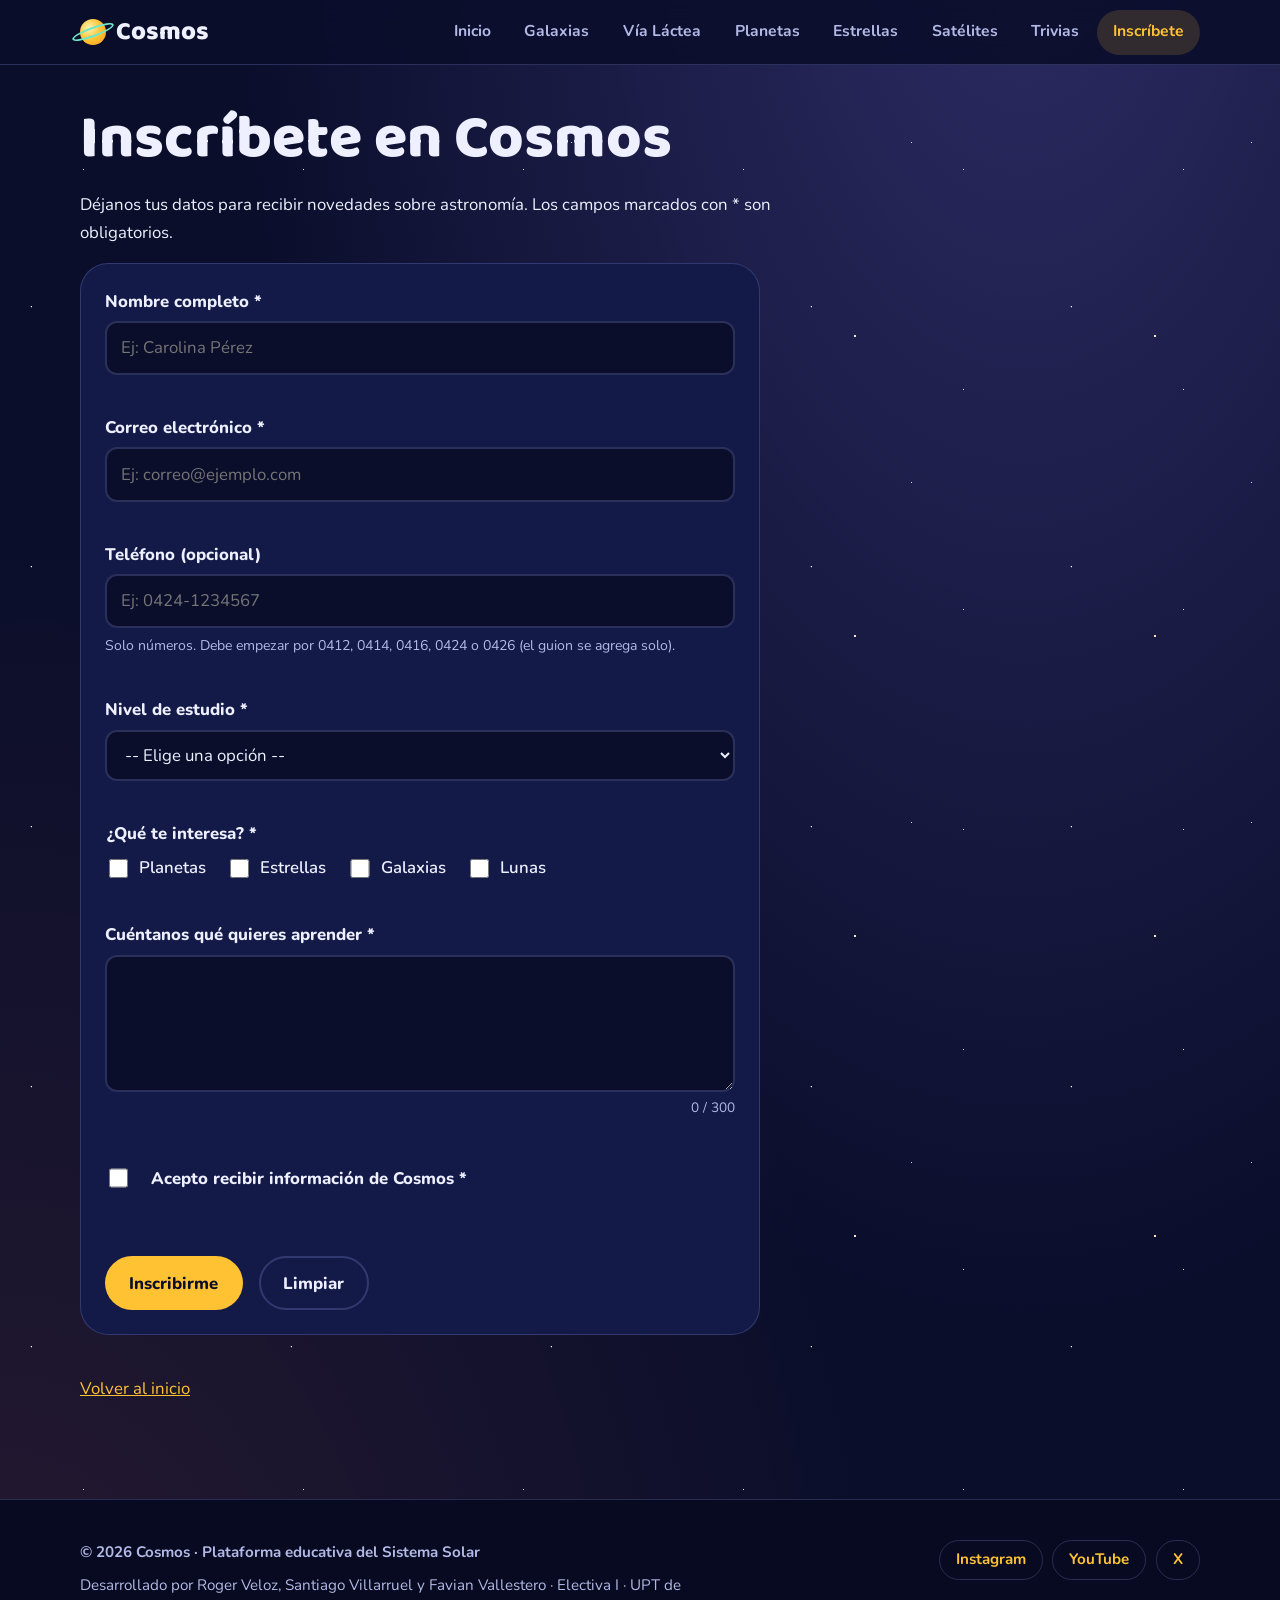
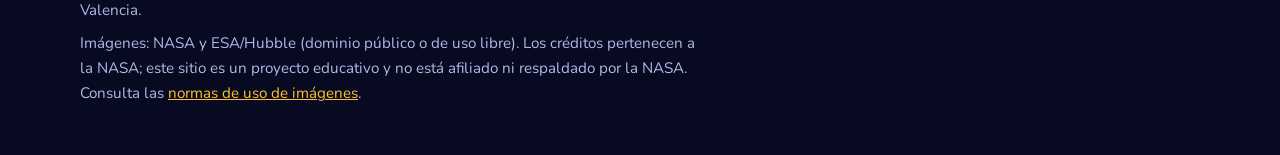
<file: inscribete.html>
<!DOCTYPE html>
<html lang="es">
<head>
  <meta charset="UTF-8">
  <meta name="viewport" content="width=device-width, initial-scale=1.0">
  <meta name="description" content="Formulario de inscripción de Cosmos con validación en el navegador.">
  <title>Inscríbete | Cosmos</title>
  <link rel="icon" href="data:image/svg+xml,%3Csvg xmlns='http://www.w3.org/2000/svg' viewBox='0 0 100 100'%3E%3Ctext y='.9em' font-size='90'%3E🪐%3C/text%3E%3C/svg%3E">

  <link rel="preconnect" href="https://fonts.googleapis.com">
  <link rel="preconnect" href="https://fonts.gstatic.com" crossorigin>
  <link href="https://fonts.googleapis.com/css2?family=Baloo+2:wght@500;700;800&family=Nunito:wght@400;600;700;800&display=swap" rel="stylesheet">

  <link rel="stylesheet" href="css/style.css">
</head>
<body>
  <a class="saltar" href="#contenido">Saltar al contenido</a>

  <div class="pagina">
    <header class="encabezado">
      <nav class="barra-nav" aria-label="Navegación principal">
        <a class="marca" href="index.html"><span class="marca-icono" aria-hidden="true"></span>Cosmos</a>
        <button class="menu-boton" id="menu-boton" type="button" aria-expanded="false" aria-controls="menu-principal">Menú</button>
        <ul class="menu" id="menu-principal">
          <li><a href="index.html">Inicio</a></li>
          <li><a href="galaxia.html">Galaxias</a></li>
          <li><a href="vialactea.html">Vía Láctea</a></li>
          <li><a href="planetas.html">Planetas</a></li>
          <li><a href="estrellas.html">Estrellas</a></li>
          <li><a href="satelites.html">Satélites</a></li>
          <li><a href="trivias.html">Trivias</a></li>
          <li><a href="inscribete.html" aria-current="page">Inscríbete</a></li>
        </ul>
      </nav>
    </header>

    <main id="contenido">
      <div class="contenedor seccion">
        <h1>Inscríbete en Cosmos</h1>
        <p>Déjanos tus datos para recibir novedades sobre astronomía. Los campos marcados con * son obligatorios.</p>

        <form class="formulario" id="form-inscripcion" action="#" method="post" novalidate>
          <p class="resumen-error" id="resumen-error" role="alert" hidden></p>

          <div class="campo">
            <label for="nombre">Nombre completo *</label>
            <input type="text" id="nombre" name="nombre" autocomplete="name" placeholder="Ej: Carolina Pérez" aria-describedby="error-nombre">
            <p class="error" id="error-nombre" aria-live="polite"></p>
          </div>

          <div class="campo">
            <label for="correo">Correo electrónico *</label>
            <input type="email" id="correo" name="correo" autocomplete="email" placeholder="Ej: correo@ejemplo.com" maxlength="60" aria-describedby="error-correo">
            <p class="error" id="error-correo" aria-live="polite"></p>
          </div>

          <div class="campo">
            <label for="telefono">Teléfono (opcional)</label>
            <input type="tel" id="telefono" name="telefono" autocomplete="tel" inputmode="numeric" maxlength="12" placeholder="Ej: 0424-1234567" aria-describedby="ayuda-telefono error-telefono">
            <span class="ayuda" id="ayuda-telefono">Solo números. Debe empezar por 0412, 0414, 0416, 0424 o 0426 (el guion se agrega solo).</span>
            <p class="error" id="error-telefono" aria-live="polite"></p>
          </div>

          <div class="campo">
            <label for="nivel">Nivel de estudio *</label>
            <select id="nivel" name="nivel" aria-describedby="error-nivel">
              <option value="">-- Elige una opción --</option>
              <option value="primaria">Primaria</option>
              <option value="media">Educación media</option>
              <option value="universitario">Universitario</option>
              <option value="otro">Otro</option>
            </select>
            <p class="error" id="error-nivel" aria-live="polite"></p>
          </div>

          <fieldset class="campo">
            <legend>¿Qué te interesa? *</legend>
            <div class="opciones-check">
              <label><input type="checkbox" name="intereses" value="planetas"> Planetas</label>
              <label><input type="checkbox" name="intereses" value="estrellas"> Estrellas</label>
              <label><input type="checkbox" name="intereses" value="galaxias"> Galaxias</label>
              <label><input type="checkbox" name="intereses" value="lunas"> Lunas</label>
            </div>
            <p class="error" id="error-intereses" aria-live="polite"></p>
          </fieldset>

          <div class="campo">
            <label for="mensaje">Cuéntanos qué quieres aprender *</label>
            <textarea id="mensaje" name="mensaje" rows="4" maxlength="320" aria-describedby="error-mensaje"></textarea>
            <span class="contador-texto" id="contador-mensaje">0 / 300</span>
            <p class="error" id="error-mensaje" aria-live="polite"></p>
          </div>

          <div class="campo">
            <label class="opciones-check"><input type="checkbox" id="terminos" name="terminos"> Acepto recibir información de Cosmos *</label>
            <p class="error" id="error-terminos" aria-live="polite"></p>
          </div>

          <div class="acciones">
            <button class="boton boton-primario" type="submit">Inscribirme</button>
            <button class="boton boton-secundario" type="reset">Limpiar</button>
          </div>
        </form>

        <section class="exito" id="mensaje-exito" aria-live="polite" hidden>
          <h2 tabindex="-1">¡Listo, <span id="nombre-exito"></span>!</h2>
          <p style="margin-inline: auto;">Tu inscripción fue registrada en esta página. Gracias por explorar el cosmos con nosotros.</p>
          <div class="acciones" style="justify-content: center;">
            <a class="boton boton-primario" href="planetas.html">Explorar planetas</a>
            <button class="boton boton-secundario" id="otra-inscripcion" type="button">Inscribir a otra persona</button>
          </div>
        </section>

        <p class="volver"><a href="index.html">Volver al inicio</a></p>
      </div>
    </main>

    <footer class="pie" id="pie-pagina"></footer>
  </div>

  <script src="js/pie.js" defer></script>
  <script src="js/comun.js" defer></script>
  <script src="js/formulario.js" defer></script>
</body>
</html>
</file>
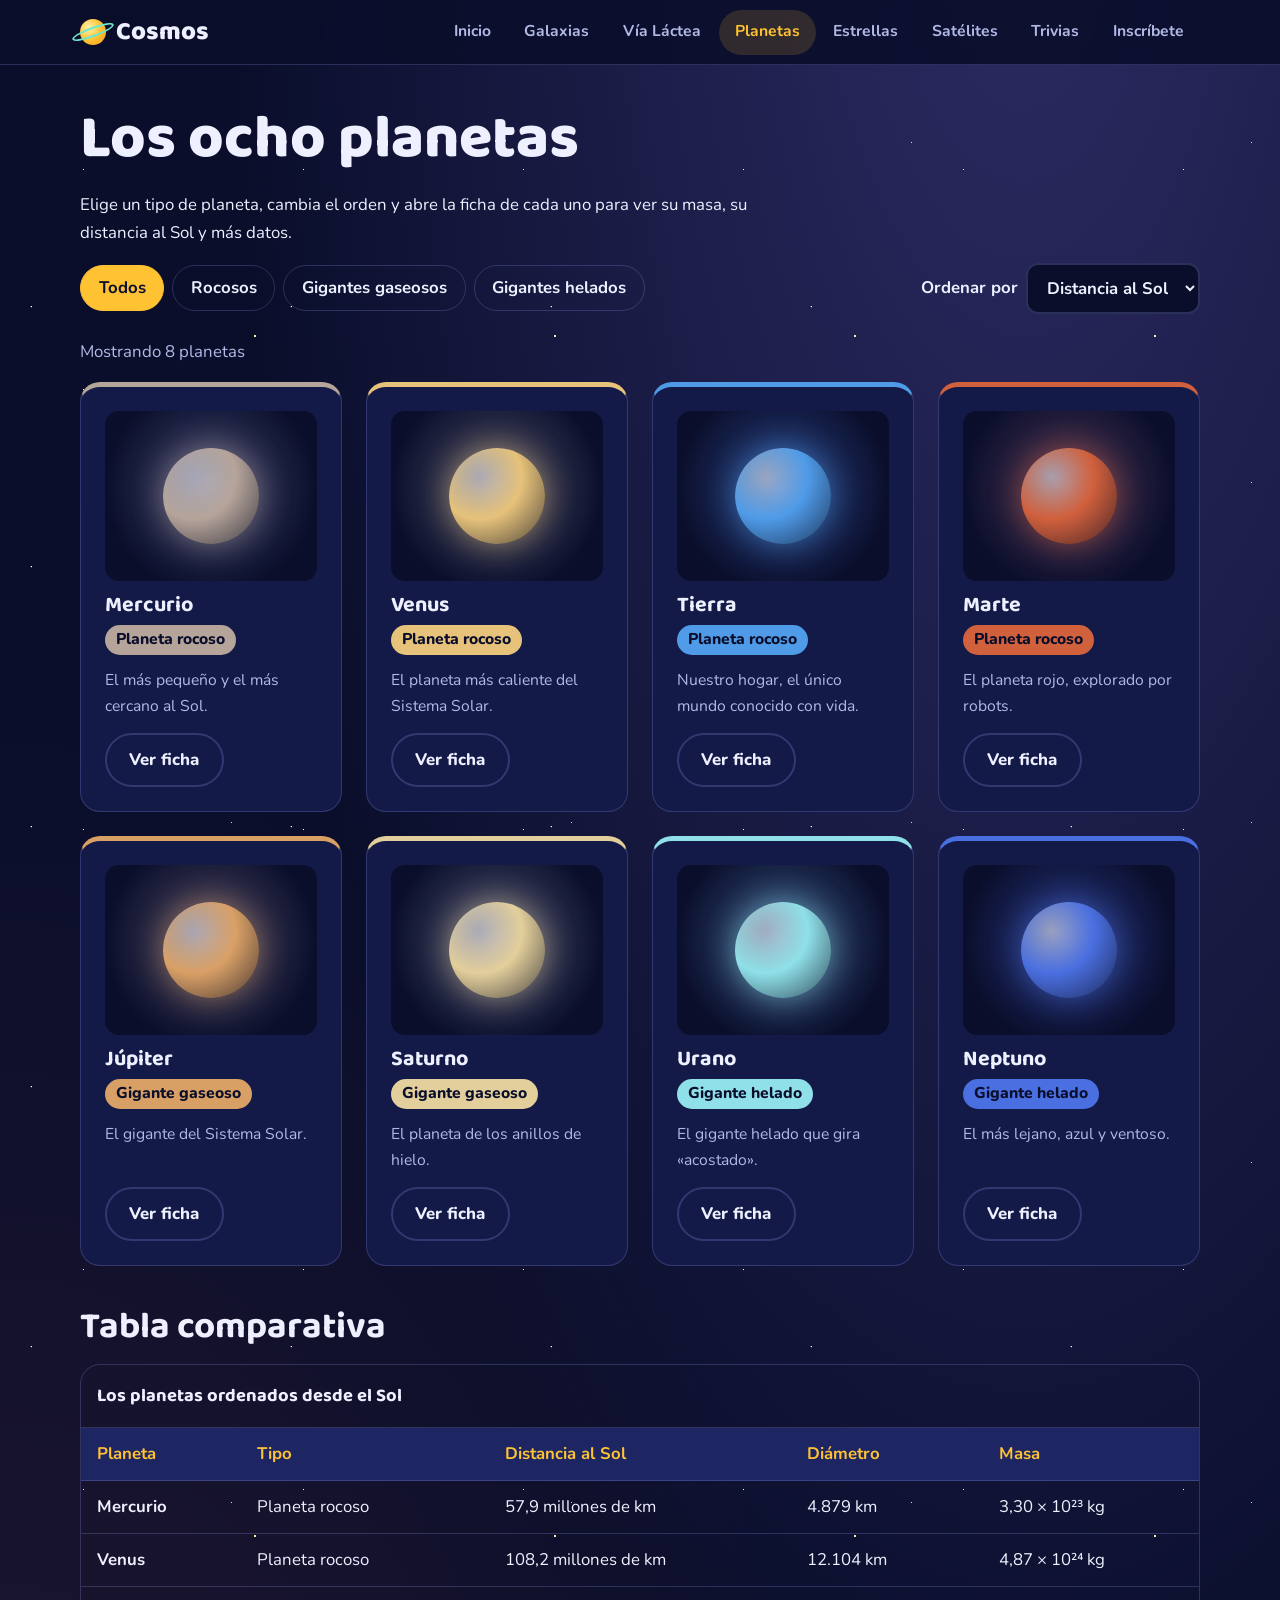
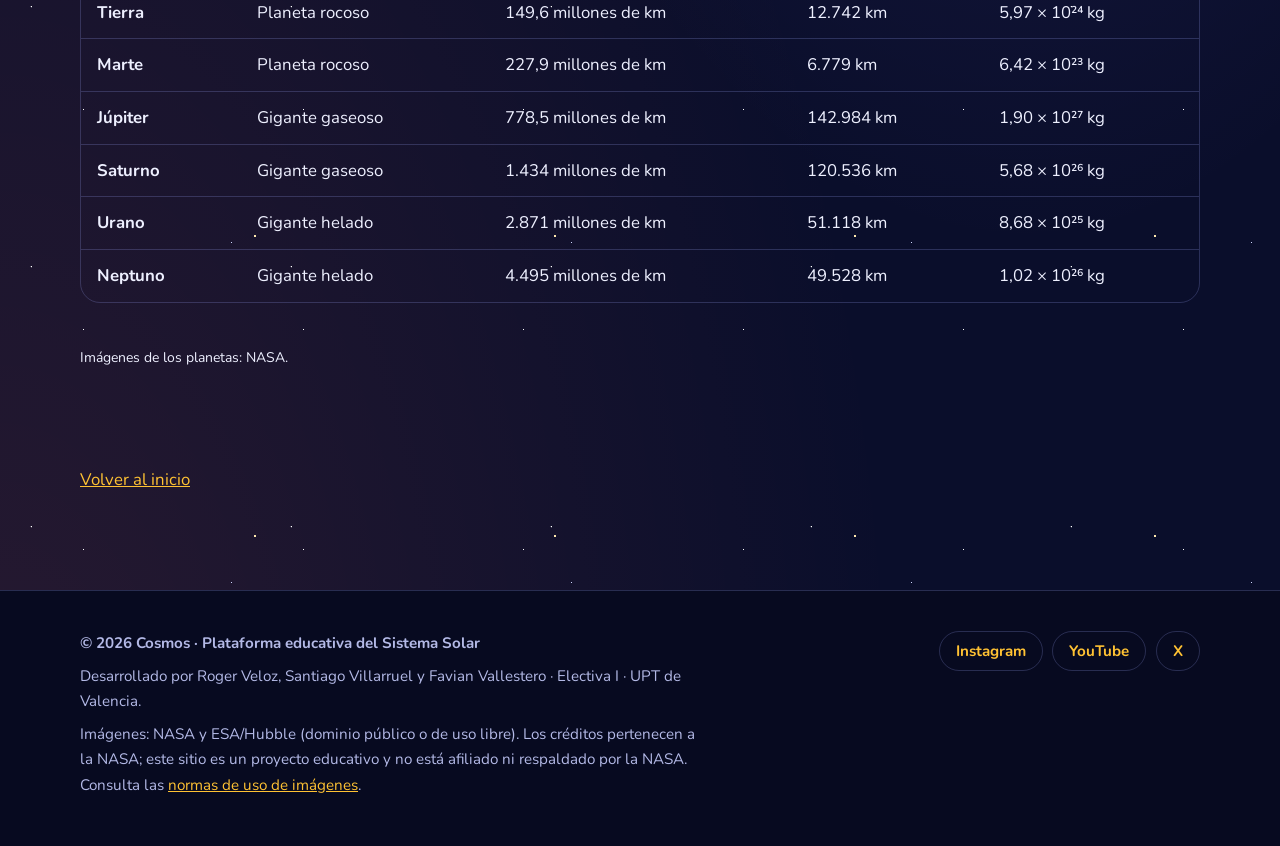
<file: planetas.html>
<!DOCTYPE html>
<html lang="es">
<head>
  <meta charset="UTF-8">
  <meta name="viewport" content="width=device-width, initial-scale=1.0">
  <meta name="description" content="Los ocho planetas del Sistema Solar con filtros, orden, fichas detalladas y tabla comparativa.">
  <title>Los planetas | Cosmos</title>
  <link rel="icon" href="data:image/svg+xml,%3Csvg xmlns='http://www.w3.org/2000/svg' viewBox='0 0 100 100'%3E%3Ctext y='.9em' font-size='90'%3E🪐%3C/text%3E%3C/svg%3E">

  <link rel="preconnect" href="https://fonts.googleapis.com">
  <link rel="preconnect" href="https://fonts.gstatic.com" crossorigin>
  <link href="https://fonts.googleapis.com/css2?family=Baloo+2:wght@500;700;800&family=Nunito:wght@400;600;700;800&display=swap" rel="stylesheet">

  <link rel="stylesheet" href="css/style.css">
</head>
<body>
  <a class="saltar" href="#contenido">Saltar al contenido</a>

  <div class="pagina">
    <header class="encabezado">
      <nav class="barra-nav" aria-label="Navegación principal">
        <a class="marca" href="index.html"><span class="marca-icono" aria-hidden="true"></span>Cosmos</a>
        <button class="menu-boton" id="menu-boton" type="button" aria-expanded="false" aria-controls="menu-principal">Menú</button>
        <ul class="menu" id="menu-principal">
          <li><a href="index.html">Inicio</a></li>
          <li><a href="galaxia.html">Galaxias</a></li>
          <li><a href="vialactea.html">Vía Láctea</a></li>
          <li><a href="planetas.html" aria-current="page">Planetas</a></li>
          <li><a href="estrellas.html">Estrellas</a></li>
          <li><a href="satelites.html">Satélites</a></li>
          <li><a href="trivias.html">Trivias</a></li>
          <li><a href="inscribete.html">Inscríbete</a></li>
        </ul>
      </nav>
    </header>

    <main id="contenido">
      <div class="contenedor seccion">
        <h1>Los ocho planetas</h1>
        <p>Elige un tipo de planeta, cambia el orden y abre la ficha de cada uno para ver su masa, su distancia al Sol y más datos.</p>

        <div class="controles">
          <div class="filtros" role="group" aria-label="Filtrar por tipo de planeta">
            <button class="filtro" type="button" data-filtro="todos" aria-pressed="true">Todos</button>
            <button class="filtro" type="button" data-filtro="rocoso" aria-pressed="false">Rocosos</button>
            <button class="filtro" type="button" data-filtro="gaseoso" aria-pressed="false">Gigantes gaseosos</button>
            <button class="filtro" type="button" data-filtro="helado" aria-pressed="false">Gigantes helados</button>
          </div>
          <label class="selector" for="orden">Ordenar por
            <select id="orden">
              <option value="distancia">Distancia al Sol</option>
              <option value="tamano">Tamaño</option>
              <option value="nombre">Nombre</option>
            </select>
          </label>
        </div>

        <p class="contador" id="contador-planetas" aria-live="polite"></p>
        <section class="rejilla-planetas" id="cuadricula-planetas" aria-label="Lista de planetas"></section>

        <section class="seccion" aria-labelledby="titulo-tabla">
          <h2 id="titulo-tabla">Tabla comparativa</h2>
          <div class="tabla-envoltorio">
            <table>
              <caption>Los planetas ordenados desde el Sol</caption>
              <thead>
                <tr>
                  <th scope="col">Planeta</th>
                  <th scope="col">Tipo</th>
                  <th scope="col">Distancia al Sol</th>
                  <th scope="col">Diámetro</th>
                  <th scope="col">Masa</th>
                </tr>
              </thead>
              <tbody id="tabla-planetas-cuerpo"></tbody>
            </table>
          </div>
          <p class="volver"><small>Imágenes de los planetas: NASA.</small></p>
        </section>

        <p class="volver"><a href="index.html">Volver al inicio</a></p>
      </div>

      <dialog class="modal" id="modal-planeta" aria-labelledby="modal-titulo">
        <div class="modal-contenido" id="modal-cuerpo"></div>
        <form method="dialog" class="modal-cerrar" style="padding: 0 1.5rem 1.5rem;">
          <button class="boton boton-primario" type="submit">Cerrar</button>
        </form>
      </dialog>
    </main>

    <footer class="pie" id="pie-pagina"></footer>
  </div>

  <script src="js/pie.js" defer></script>
  <script src="js/comun.js" defer></script>
  <script src="js/datos.js" defer></script>
  <script src="js/planetas.js" defer></script>
</body>
</html>
</file>
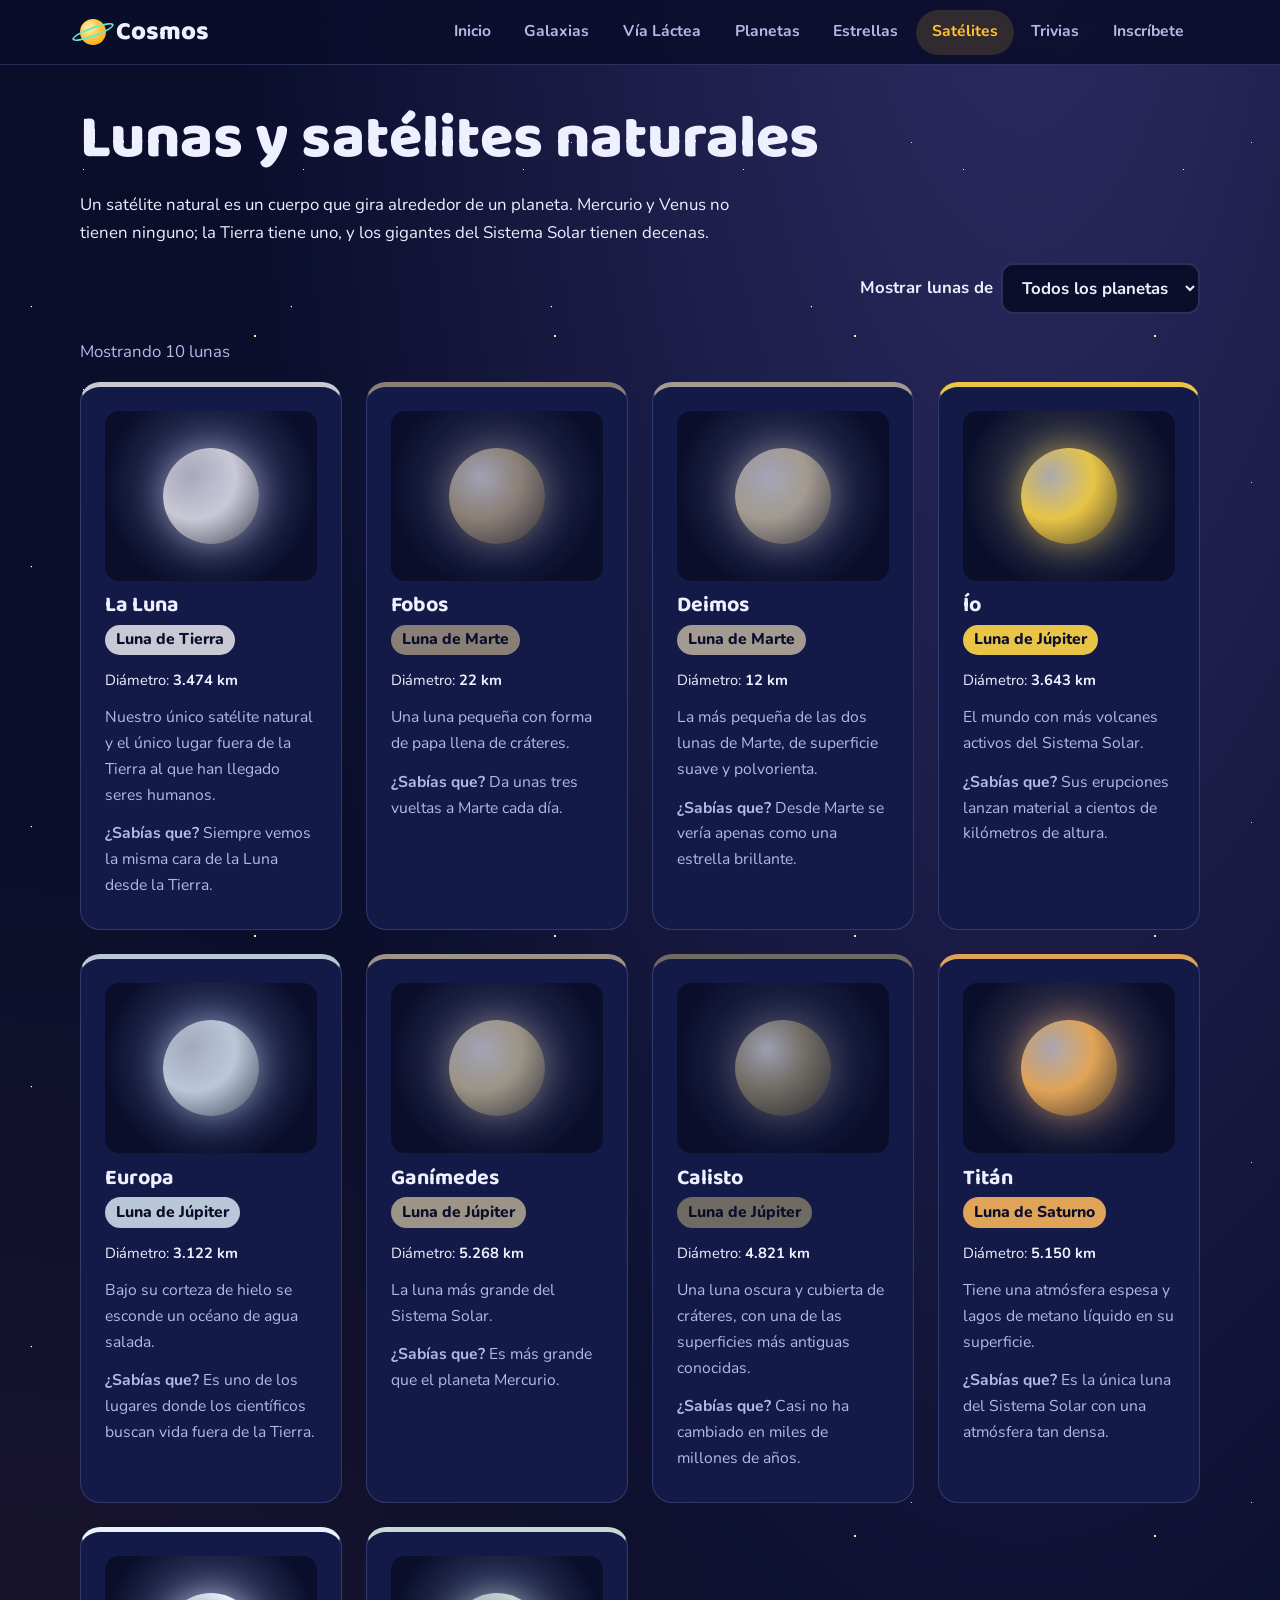
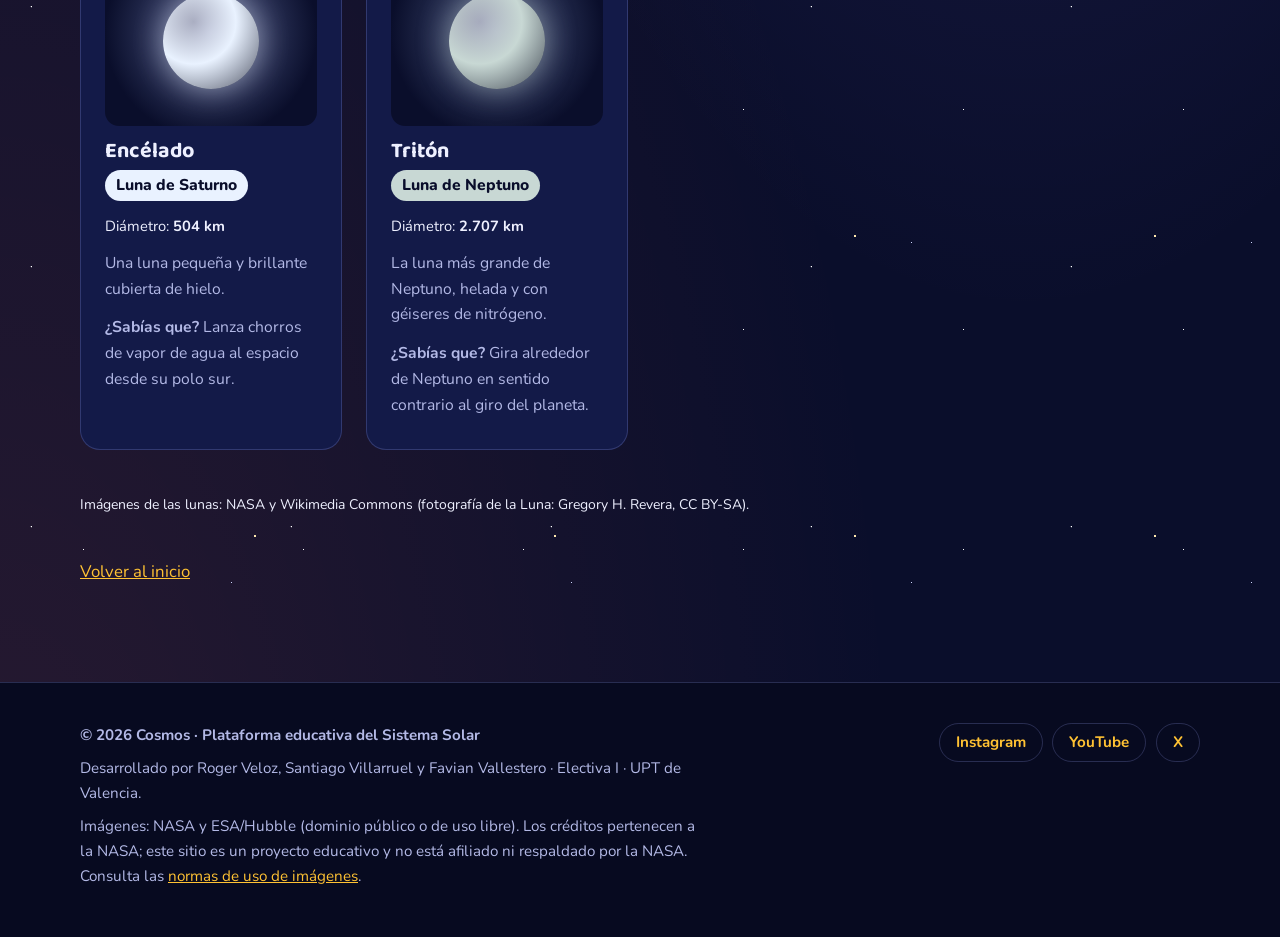
<file: satelites.html>
<!DOCTYPE html>
<html lang="es">
<head>
  <meta charset="UTF-8">
  <meta name="viewport" content="width=device-width, initial-scale=1.0">
  <meta name="description" content="Lunas del Sistema Solar: la Luna, Fobos, Ío, Europa, Ganímedes, Titán y más, con filtro por planeta.">
  <title>Los satélites | Cosmos</title>
  <link rel="icon" href="data:image/svg+xml,%3Csvg xmlns='http://www.w3.org/2000/svg' viewBox='0 0 100 100'%3E%3Ctext y='.9em' font-size='90'%3E🪐%3C/text%3E%3C/svg%3E">

  <link rel="preconnect" href="https://fonts.googleapis.com">
  <link rel="preconnect" href="https://fonts.gstatic.com" crossorigin>
  <link href="https://fonts.googleapis.com/css2?family=Baloo+2:wght@500;700;800&family=Nunito:wght@400;600;700;800&display=swap" rel="stylesheet">

  <link rel="stylesheet" href="css/style.css">
</head>
<body>
  <a class="saltar" href="#contenido">Saltar al contenido</a>

  <div class="pagina">
    <header class="encabezado">
      <nav class="barra-nav" aria-label="Navegación principal">
        <a class="marca" href="index.html"><span class="marca-icono" aria-hidden="true"></span>Cosmos</a>
        <button class="menu-boton" id="menu-boton" type="button" aria-expanded="false" aria-controls="menu-principal">Menú</button>
        <ul class="menu" id="menu-principal">
          <li><a href="index.html">Inicio</a></li>
          <li><a href="galaxia.html">Galaxias</a></li>
          <li><a href="vialactea.html">Vía Láctea</a></li>
          <li><a href="planetas.html">Planetas</a></li>
          <li><a href="estrellas.html">Estrellas</a></li>
          <li><a href="satelites.html" aria-current="page">Satélites</a></li>
          <li><a href="trivias.html">Trivias</a></li>
          <li><a href="inscribete.html">Inscríbete</a></li>
        </ul>
      </nav>
    </header>

    <main id="contenido">
      <div class="contenedor seccion">
        <h1>Lunas y satélites naturales</h1>
        <p>Un satélite natural es un cuerpo que gira alrededor de un planeta. Mercurio y Venus no tienen ninguno; la Tierra tiene uno, y los gigantes del Sistema Solar tienen decenas.</p>

        <div class="controles">
          <label class="selector" for="filtro-planeta">Mostrar lunas de
            <select id="filtro-planeta">
              <option value="todos">Todos los planetas</option>
            </select>
          </label>
        </div>

        <p class="contador" id="contador-lunas" aria-live="polite"></p>
        <section class="rejilla-planetas" id="cuadricula-lunas" aria-label="Lista de lunas"></section>

        <p class="volver"><small>Imágenes de las lunas: NASA y Wikimedia Commons (fotografía de la Luna: Gregory H. Revera, CC BY-SA).</small></p>
        <p class="volver"><a href="index.html">Volver al inicio</a></p>
      </div>
    </main>

    <footer class="pie" id="pie-pagina"></footer>
  </div>

  <script src="js/pie.js" defer></script>
  <script src="js/comun.js" defer></script>
  <script src="js/satelites.js" defer></script>
</body>
</html>
</file>
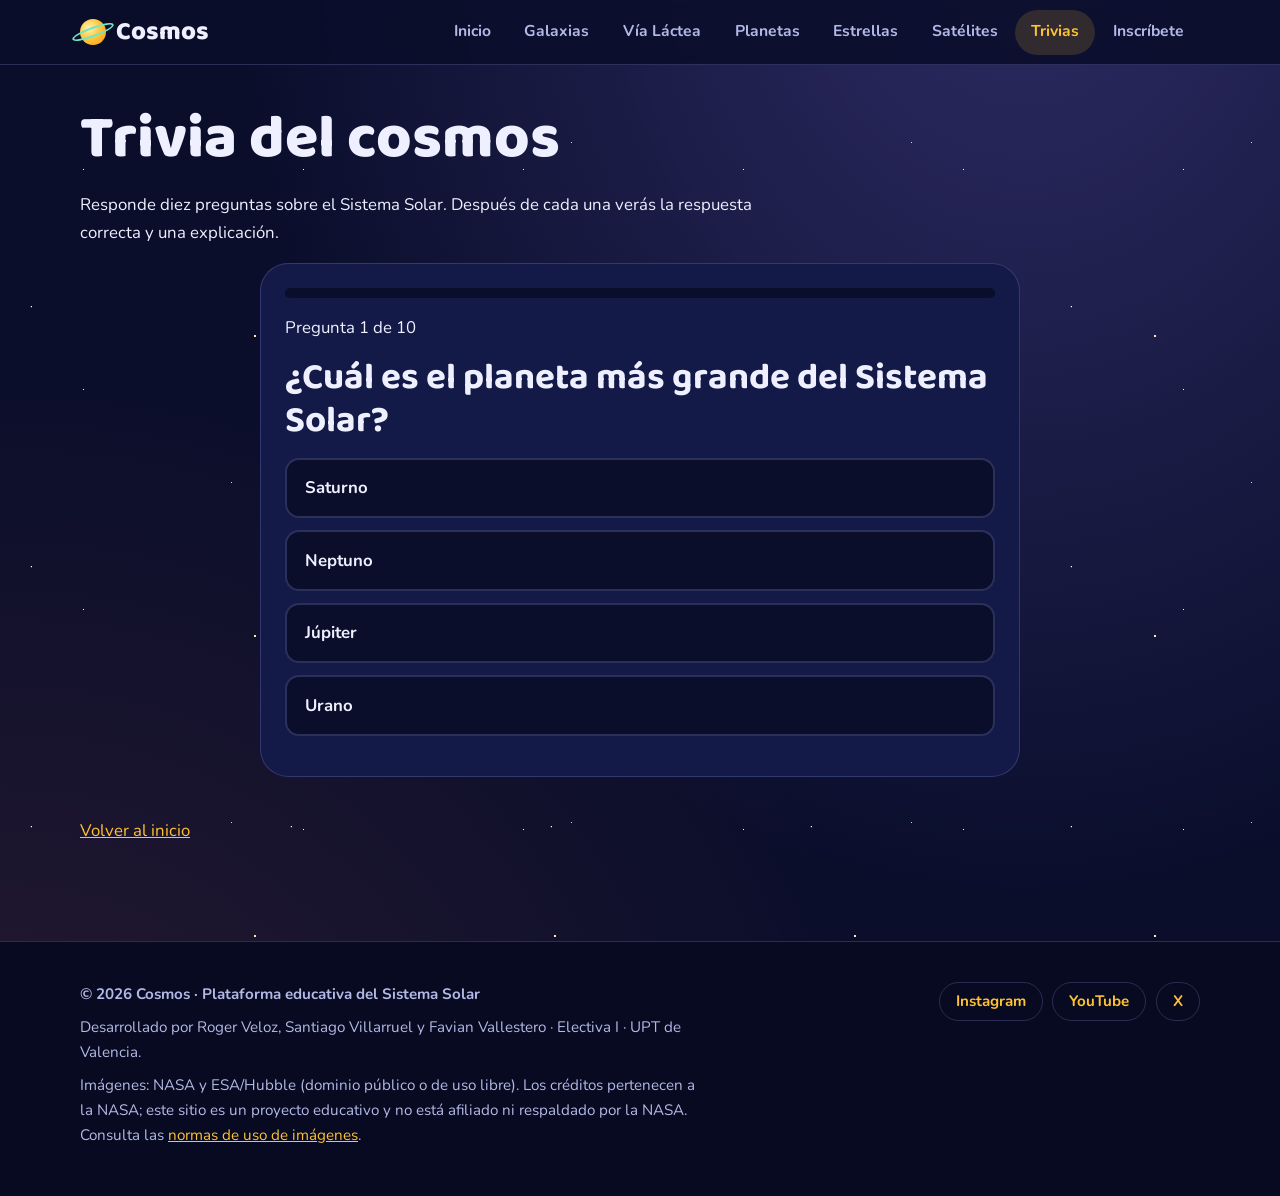
<file: trivias.html>
<!DOCTYPE html>
<html lang="es">
<head>
  <meta charset="UTF-8">
  <meta name="viewport" content="width=device-width, initial-scale=1.0">
  <meta name="description" content="Pon a prueba lo que sabes del Sistema Solar con una trivia interactiva de diez preguntas.">
  <title>Trivias | Cosmos</title>
  <link rel="icon" href="data:image/svg+xml,%3Csvg xmlns='http://www.w3.org/2000/svg' viewBox='0 0 100 100'%3E%3Ctext y='.9em' font-size='90'%3E🪐%3C/text%3E%3C/svg%3E">

  <link rel="preconnect" href="https://fonts.googleapis.com">
  <link rel="preconnect" href="https://fonts.gstatic.com" crossorigin>
  <link href="https://fonts.googleapis.com/css2?family=Baloo+2:wght@500;700;800&family=Nunito:wght@400;600;700;800&display=swap" rel="stylesheet">

  <link rel="stylesheet" href="css/style.css">
</head>
<body>
  <a class="saltar" href="#contenido">Saltar al contenido</a>

  <div class="pagina">
    <header class="encabezado">
      <nav class="barra-nav" aria-label="Navegación principal">
        <a class="marca" href="index.html"><span class="marca-icono" aria-hidden="true"></span>Cosmos</a>
        <button class="menu-boton" id="menu-boton" type="button" aria-expanded="false" aria-controls="menu-principal">Menú</button>
        <ul class="menu" id="menu-principal">
          <li><a href="index.html">Inicio</a></li>
          <li><a href="galaxia.html">Galaxias</a></li>
          <li><a href="vialactea.html">Vía Láctea</a></li>
          <li><a href="planetas.html">Planetas</a></li>
          <li><a href="estrellas.html">Estrellas</a></li>
          <li><a href="satelites.html">Satélites</a></li>
          <li><a href="trivias.html" aria-current="page">Trivias</a></li>
          <li><a href="inscribete.html">Inscríbete</a></li>
        </ul>
      </nav>
    </header>

    <main id="contenido">
      <div class="contenedor seccion">
        <h1>Trivia del cosmos</h1>
        <p>Responde diez preguntas sobre el Sistema Solar. Después de cada una verás la respuesta correcta y una explicación.</p>

        <section class="trivia" id="trivia-caja" aria-labelledby="trivia-pregunta" aria-live="polite">
          <div class="progreso"><div class="barra" id="trivia-barra"></div></div>
          <p id="trivia-contador"></p>
          <h2 id="trivia-pregunta"></h2>
          <div class="opciones" id="trivia-opciones"></div>
          <p class="explicacion" id="trivia-explicacion" hidden></p>
          <button class="boton boton-primario" id="trivia-siguiente" type="button" hidden>Siguiente pregunta</button>
        </section>

        <section class="trivia resultado" id="trivia-resultado" aria-labelledby="titulo-resultado" hidden>
          <h2 id="titulo-resultado">Tu resultado</h2>
          <p class="puntaje" id="trivia-puntaje"></p>
          <p id="trivia-mensaje" style="margin-inline: auto;"></p>
          <div class="acciones" style="justify-content: center;">
            <button class="boton boton-primario" id="trivia-reiniciar" type="button">Jugar otra vez</button>
            <a class="boton boton-secundario" href="planetas.html">Repasar los planetas</a>
          </div>
        </section>

        <p class="volver"><a href="index.html">Volver al inicio</a></p>
      </div>
    </main>

    <footer class="pie" id="pie-pagina"></footer>
  </div>

  <script src="js/pie.js" defer></script>
  <script src="js/comun.js" defer></script>
  <script src="js/trivia.js" defer></script>
</body>
</html>
</file>
<file: css/style.css>
:root {

  --noche: #0a0e2b;
  --noche-2: #131a48;
  --noche-3: #1d2663;
  --sol: #ffc233;
  --coral: #ff8f7e;
  --menta: #6ee7c8;
  --violeta: #8d7bff;
  --texto: #eef0ff;
  --texto-suave: #b3b9e6;
  --borde: rgba(160, 170, 255, 0.22);

  --fuente-titulo: "Baloo 2", "Trebuchet MS", sans-serif;
  --fuente-texto: "Nunito", "Segoe UI", sans-serif;

  --espacio-1: 0.5rem;
  --espacio-2: 1rem;
  --espacio-3: 1.5rem;
  --espacio-4: 2.5rem;
  --espacio-5: 4rem;

  --radio-card: 20px;
  --radio-pill: 999px;
  --sombra: 0 10px 30px rgba(3, 5, 25, 0.45);
  --ancho-max: 1120px;
}

*,
*::before,
*::after {
  box-sizing: border-box;
}

html {
  scroll-behavior: smooth;
  scroll-padding-top: 5rem;
}

body {
  margin: 0;
  min-height: 100vh;
  font-family: var(--fuente-texto);
  font-size: 1.05rem;
  line-height: 1.65;
  color: var(--texto);
  background-color: var(--noche);

  background-image:
    radial-gradient(1.5px 1.5px at 12% 18%, #fff 50%, transparent 51%),
    radial-gradient(1px 1px at 68% 42%, #cfd6ff 50%, transparent 51%),
    radial-gradient(1.5px 1.5px at 85% 12%, #ffe9b0 50%, transparent 51%),
    radial-gradient(1px 1px at 38% 77%, #fff 50%, transparent 51%),
    radial-gradient(ellipse at 80% -10%, rgba(141, 123, 255, 0.28), transparent 55%),
    radial-gradient(ellipse at 0% 100%, rgba(255, 111, 89, 0.12), transparent 50%);
  background-size: 260px 260px, 340px 340px, 300px 300px, 220px 220px, 100% 100%, 100% 100%;
  background-repeat: repeat, repeat, repeat, repeat, no-repeat, no-repeat;
}

h1,
h2,
h3 {
  font-family: var(--fuente-titulo);
  line-height: 1.15;
  margin: 0 0 var(--espacio-2);
}

h1 { font-size: clamp(2.2rem, 6vw, 3.8rem); font-weight: 800; }
h2 { font-size: clamp(1.6rem, 3.5vw, 2.3rem); font-weight: 700; }
h3 { font-size: 1.35rem; font-weight: 700; }

p { margin: 0 0 var(--espacio-2); max-width: 70ch; }

a { color: var(--sol); }
a:hover { color: #fff; }

img { max-width: 100%; display: block; }

:focus-visible {
  outline: 3px solid var(--sol);
  outline-offset: 3px;
}

.sr-only {
  position: absolute;
  width: 1px;
  height: 1px;
  overflow: hidden;
  clip: rect(0 0 0 0);
  white-space: nowrap;
}

.saltar {
  position: absolute;
  left: 1rem;
  top: -4rem;
  background: var(--sol);
  color: var(--noche);
  padding: 0.6rem 1rem;
  border-radius: var(--radio-pill);
  font-weight: 800;
  z-index: 50;
}
.saltar:focus { top: 1rem; }

.pagina {
  display: grid;
  min-height: 100vh;
  grid-template-columns: minmax(0, 1fr);
  grid-template-rows: auto 1fr auto;
  grid-template-areas:
    "encabezado"
    "principal"
    "pie";
}

.pagina.con-lateral {
  grid-template-rows: auto 1fr auto auto;
  grid-template-areas:
    "encabezado"
    "principal"
    "lateral"
    "pie";
}

.encabezado { grid-area: encabezado; }
.pagina > main { grid-area: principal; }
.lateral { grid-area: lateral; }
.pie { grid-area: pie; }

.contenedor {
  width: min(var(--ancho-max), 100% - 2rem);
  margin-inline: auto;
}

.seccion { padding-block: var(--espacio-4); }

.encabezado {
  position: sticky;
  top: 0;
  z-index: 20;
  background: rgba(10, 14, 43, 0.9);
  backdrop-filter: blur(10px);
  border-bottom: 1px solid var(--borde);
}

.barra-nav {
  position: relative;
  display: flex;
  align-items: center;
  justify-content: space-between;
  width: min(var(--ancho-max), 100% - 2rem);
  margin-inline: auto;
  padding-block: 0.6rem;
}

.marca {
  display: flex;
  align-items: center;
  gap: 0.6rem;
  font-family: var(--fuente-titulo);
  font-weight: 800;
  font-size: 1.6rem;
  color: var(--texto);
  text-decoration: none;
}

.marca-icono {
  position: relative;
  width: 26px;
  height: 26px;
  border-radius: 50%;
  background: radial-gradient(circle at 35% 35%, #fff3b0, var(--sol) 50%, #ff9a1f);
}
.marca-icono::after {
  content: "";
  position: absolute;
  inset: 8px -9px;
  border: 2px solid var(--menta);
  border-radius: 50%;
  transform: rotate(-20deg);
}

.menu-boton {
  display: inline-flex;
  align-items: center;
  gap: 0.5rem;
  padding: 0.5rem 1rem;
  font: inherit;
  font-weight: 700;
  color: var(--texto);
  background: var(--noche-2);
  border: 1px solid var(--borde);
  border-radius: var(--radio-pill);
  cursor: pointer;
}

.menu {
  display: none;
  flex-direction: column;
  gap: 0.25rem;
  position: absolute;
  top: 100%;
  left: 0;
  right: 0;
  margin: 0.4rem 0 0;
  padding: 0.5rem;
  list-style: none;
  background: var(--noche-2);
  border: 1px solid var(--borde);
  border-radius: 16px;
  box-shadow: var(--sombra);
}
.menu.abierto { display: flex; }

.menu a {
  display: block;
  padding: 0.6rem 1rem;
  border-radius: var(--radio-pill);
  color: var(--texto-suave);
  font-weight: 700;
  font-size: 0.98rem;
  text-decoration: none;
  transition: background 0.3s ease, color 0.3s ease;
}
.menu a:hover,
.menu a[aria-current="page"] {
  background: rgba(255, 194, 51, 0.15);
  color: var(--sol);
}

.boton {
  display: inline-block;
  padding: 0.7rem 1.4rem;
  font: inherit;
  font-weight: 800;
  text-align: center;
  text-decoration: none;
  border: 2px solid transparent;
  border-radius: var(--radio-pill);
  cursor: pointer;
  transition: transform 0.3s ease, background 0.3s ease, color 0.3s ease, border-color 0.3s ease;
}
.boton:hover { transform: translateY(-2px); }

.boton-primario { background: var(--sol); color: var(--noche); }
.boton-primario:hover { background: #ffd566; color: var(--noche); }

.boton-secundario {
  background: transparent;
  color: var(--texto);
  border-color: var(--borde);
}
.boton-secundario:hover { border-color: var(--sol); color: var(--sol); }

.acciones { display: flex; flex-wrap: wrap; gap: var(--espacio-2); margin-top: var(--espacio-3); }

.hero {
  display: grid;
  gap: var(--espacio-4);
  align-items: center;
  padding-block: var(--espacio-4);
}

.hero p { font-size: 1.15rem; color: var(--texto-suave); }

.orrery {
  --u: min(88vw, 440px);
  position: relative;
  width: var(--u);
  height: var(--u);
  margin-inline: auto;
}

.orrery .sol {
  position: absolute;
  top: 50%;
  left: 50%;
  width: calc(var(--u) * 0.13);
  aspect-ratio: 1;
  margin: calc(var(--u) * -0.065) 0 0 calc(var(--u) * -0.065);
  border-radius: 50%;
  background: radial-gradient(circle at 35% 35%, #fff3b0, var(--sol) 45%, #ff9a1f);
  box-shadow: 0 0 calc(var(--u) * 0.08) calc(var(--u) * 0.02) rgba(255, 194, 51, 0.55);
}

.orbita {
  --r: calc(var(--u) * 0.1);
  position: absolute;
  top: 50%;
  left: 50%;
  width: calc(var(--r) * 2);
  height: calc(var(--r) * 2);
  margin: calc(var(--r) * -1) 0 0 calc(var(--r) * -1);
  border: 1px dashed rgba(179, 185, 230, 0.25);
  border-radius: 50%;
  animation: orbitar var(--t, 10s) linear infinite;
}
.orbita::after {
  content: "";
  position: absolute;
  top: calc(var(--d) * -0.5);
  left: 50%;
  width: var(--d);
  height: var(--d);
  margin-left: calc(var(--d) * -0.5);
  border-radius: 50%;
  background: var(--c);
  box-shadow: 0 0 8px var(--c);
}
.orrery:hover .orbita { animation-play-state: paused; }

@keyframes orbitar {
  to { transform: rotate(360deg); }
}

.rejilla-tarjetas {
  display: grid;
  grid-template-columns: repeat(auto-fit, minmax(240px, 1fr));
  gap: var(--espacio-3);
}

.tarjeta {
  display: flex;
  flex-direction: column;
  gap: var(--espacio-1);
  padding: var(--espacio-3);
  background: var(--noche-2);
  border: 1px solid var(--borde);
  border-radius: var(--radio-card);
  transition: transform 0.3s ease, border-color 0.3s ease, box-shadow 0.3s ease;
}
.tarjeta:hover {
  transform: translateY(-5px);
  border-color: var(--sol);
  box-shadow: var(--sombra);
}
.tarjeta h3 { margin-bottom: 0.25rem; }
.tarjeta p { color: var(--texto-suave); margin-bottom: var(--espacio-1); }
.tarjeta .boton { margin-top: auto; align-self: flex-start; }

.tarjeta-imagen {
  height: 150px;
  margin-bottom: var(--espacio-1);
  display: grid;
  place-items: center;
  border-radius: 14px;
  background: radial-gradient(circle at 50% 40%, var(--noche-3), var(--noche));
  overflow: hidden;
}
.tarjeta-imagen img { width: 100%; height: 100%; object-fit: contain; }

.banda {
  display: flex;
  flex-direction: column;
  gap: var(--espacio-3);
  padding: var(--espacio-4) var(--espacio-3);
  background: linear-gradient(135deg, var(--noche-3), var(--noche-2));
  border: 1px solid var(--borde);
  border-radius: 28px;
}
.banda p { color: var(--texto-suave); }

figure { margin: 0; }
figcaption {
  margin-top: 0.5rem;
  font-size: 0.88rem;
  color: var(--texto-suave);
}

.figura-destacada {
  padding: var(--espacio-2);
  background: var(--noche-2);
  border: 1px solid var(--borde);
  border-radius: var(--radio-card);
}
.figura-destacada img {
  width: 100%;
  max-height: 340px;
  object-fit: contain;
}

.video-contenedor {
  padding: var(--espacio-2);
  background: var(--noche-2);
  border: 1px solid var(--borde);
  border-radius: var(--radio-card);
}
.video-contenedor video {
  width: 100%;
  border-radius: 12px;
  background: #000;
  aspect-ratio: 16 / 9;
}

.dos-columnas {
  display: grid;
  gap: var(--espacio-3);
  align-items: center;
}

.lateral {
  width: min(var(--ancho-max), 100% - 2rem);
  margin: 0 auto var(--espacio-4);
}

.dato {
  padding: var(--espacio-3);
  background: rgba(255, 194, 51, 0.08);
  border: 1px solid rgba(255, 194, 51, 0.45);
  border-radius: var(--radio-card);
}
.dato h2 { font-size: 1.3rem; color: var(--sol); }
.dato p { margin-bottom: var(--espacio-2); font-size: 0.98rem; }
.dato p:last-child { margin-bottom: 0; }

.ficha {
  display: grid;
  gap: 0.75rem;
  margin: 0;
}
.ficha div {
  padding: var(--espacio-2);
  background: var(--noche-2);
  border: 1px solid var(--borde);
  border-radius: 14px;
}
.ficha dt { font-size: 0.88rem; color: var(--texto-suave); }
.ficha dd { margin: 0; font-weight: 800; font-size: 1.1rem; }

.tabla-envoltorio {
  overflow-x: auto;
  border: 1px solid var(--borde);
  border-radius: var(--radio-card);
}
table {
  width: 100%;
  border-collapse: collapse;
  min-width: 520px;
}
caption {
  padding: var(--espacio-2);
  text-align: left;
  font-family: var(--fuente-titulo);
  font-weight: 700;
  font-size: 1.15rem;
}
th,
td {
  padding: 0.75rem 1rem;
  text-align: left;
  border-top: 1px solid var(--borde);
}
thead th {
  background: var(--noche-3);
  color: var(--sol);
}
tbody tr { transition: background 0.3s ease; }
tbody tr:hover { background: rgba(141, 123, 255, 0.12); }

.indice {
  display: flex;
  flex-wrap: wrap;
  gap: 0.6rem;
  margin: 0 0 var(--espacio-3);
  padding: 0;
  list-style: none;
}
.indice a {
  display: inline-block;
  padding: 0.4rem 1rem;
  border: 1px solid var(--borde);
  border-radius: var(--radio-pill);
  text-decoration: none;
  font-weight: 700;
  transition: background 0.3s ease, color 0.3s ease;
}
.indice a:hover { background: var(--sol); color: var(--noche); }

.etapas {
  display: grid;
  gap: 0.75rem;
  margin: 0;
  padding: 0;
  list-style: none;
  counter-reset: etapa;
}
.etapas li {
  position: relative;
  padding: var(--espacio-2) var(--espacio-2) var(--espacio-2) 4rem;
  background: var(--noche-2);
  border: 1px solid var(--borde);
  border-radius: 14px;
  counter-increment: etapa;
}
.etapas li::before {
  content: counter(etapa);
  position: absolute;
  left: 1rem;
  top: 50%;
  translate: 0 -50%;
  display: grid;
  place-items: center;
  width: 2.2rem;
  height: 2.2rem;
  font-family: var(--fuente-titulo);
  font-weight: 800;
  color: var(--noche);
  background: var(--sol);
  border-radius: 50%;
}

.volver { margin-top: var(--espacio-4); }

.controles {
  display: flex;
  flex-wrap: wrap;
  align-items: center;
  gap: var(--espacio-2);
  margin-bottom: var(--espacio-3);
}
.filtros { display: flex; flex-wrap: wrap; gap: 0.5rem; }

.filtro {
  padding: 0.5rem 1.1rem;
  font: inherit;
  font-weight: 700;
  color: var(--texto);
  background: transparent;
  border: 1px solid var(--borde);
  border-radius: var(--radio-pill);
  cursor: pointer;
  transition: background 0.3s ease, color 0.3s ease, border-color 0.3s ease;
}
.filtro:hover { border-color: var(--sol); }
.filtro[aria-pressed="true"] {
  background: var(--sol);
  color: var(--noche);
  border-color: var(--sol);
}

.selector {
  display: flex;
  align-items: center;
  gap: 0.5rem;
  margin-left: auto;
  font-weight: 700;
}
select,
input[type="text"],
input[type="email"],
input[type="tel"],
textarea {
  width: 100%;
  padding: 0.7rem 0.9rem;
  font: inherit;
  color: var(--texto);
  background: var(--noche);
  border: 2px solid var(--borde);
  border-radius: 12px;
  transition: border-color 0.3s ease, box-shadow 0.3s ease;
}
.selector select { width: auto; }
select:focus,
input:focus,
textarea:focus {
  outline: none;
  border-color: var(--sol);
  box-shadow: 0 0 0 3px rgba(255, 194, 51, 0.25);
}

.contador { color: var(--texto-suave); margin-bottom: var(--espacio-2); }

.rejilla-planetas {
  display: grid;
  grid-template-columns: repeat(auto-fit, minmax(250px, 1fr));
  gap: var(--espacio-3);
}

.planeta-card {
  --color-planeta: var(--violeta);
  display: flex;
  flex-direction: column;
  gap: 0.4rem;
  padding: var(--espacio-3);
  background: var(--noche-2);
  border: 1px solid var(--borde);
  border-top: 5px solid var(--color-planeta);
  border-radius: var(--radio-card);
  transition: transform 0.3s ease, box-shadow 0.3s ease;
}
.planeta-card:hover {
  transform: translateY(-5px);
  box-shadow: 0 12px 34px color-mix(in srgb, var(--color-planeta) 35%, transparent);
}
.planeta-card h3 { margin: 0; }
.planeta-card p { color: var(--texto-suave); margin: 0 0 0.4rem; font-size: 0.98rem; }
.planeta-card .boton { margin-top: auto; align-self: flex-start; }

.etiqueta {
  display: inline-block;
  align-self: flex-start;
  padding: 0.15rem 0.7rem;
  font-size: 0.85rem;
  font-weight: 800;
  color: var(--noche) !important;
  background: var(--color-planeta);
  border-radius: var(--radio-pill);
}

.visual {
  display: grid;
  place-items: center;
  height: 170px;
  margin-bottom: 0.4rem;
  border-radius: 14px;
  background: radial-gradient(circle at 50% 45%, color-mix(in srgb, var(--color-planeta) 30%, var(--noche-3)), var(--noche) 75%);
  overflow: hidden;
}
.visual img { width: 100%; height: 100%; object-fit: contain; padding: 0.4rem; }
.visual .orbe {
  width: 96px;
  aspect-ratio: 1;
  border-radius: 50%;
  background: radial-gradient(circle at 32% 30%, #fff8, var(--color-planeta) 45%, #0008 120%);
  box-shadow: 0 0 30px color-mix(in srgb, var(--color-planeta) 55%, transparent);
}

.luna-card .datos {
  display: flex;
  flex-wrap: wrap;
  gap: 0.4rem 1rem;
  margin: 0 0 0.4rem;
  font-size: 0.92rem;
  color: var(--texto);
}

.modal {
  width: min(600px, 92vw);
  max-height: 90vh;
  padding: 0;
  overflow: auto;
  color: var(--texto);
  background: var(--noche-2);
  border: 1px solid var(--borde);
  border-radius: 28px;
  box-shadow: var(--sombra);
}
.modal::backdrop {
  background: rgba(5, 7, 25, 0.78);
  backdrop-filter: blur(4px);
}
.modal[open] { animation: aparecer 0.35s ease-out; }

@keyframes aparecer {
  from { opacity: 0; transform: translateY(20px) scale(0.97); }
  to { opacity: 1; transform: translateY(0) scale(1); }
}

.modal-contenido {
  --color-planeta: var(--violeta);
  padding: var(--espacio-3);
  border-top: 6px solid var(--color-planeta);
}
.modal-contenido .visual { height: 200px; }
.modal-contenido h2 { margin-bottom: 0.4rem; }
.modal-contenido .ficha { grid-template-columns: 1fr 1fr; margin-block: var(--espacio-2); }
.modal-contenido .ficha dd { font-size: 1rem; }
.modal-cerrar { display: flex; justify-content: flex-end; margin: 0; }

.trivia {
  max-width: 760px;
  margin-inline: auto;
  padding: var(--espacio-3);
  background: var(--noche-2);
  border: 1px solid var(--borde);
  border-radius: 28px;
}

.progreso {
  height: 10px;
  margin-bottom: var(--espacio-2);
  background: var(--noche);
  border-radius: var(--radio-pill);
  overflow: hidden;
}
.progreso .barra {
  width: 0;
  height: 100%;
  background: linear-gradient(90deg, var(--sol), var(--coral));
  transition: width 0.4s ease;
}

.opciones { display: grid; gap: 0.75rem; margin-block: var(--espacio-2); }

.opcion {
  padding: 0.9rem 1.1rem;
  font: inherit;
  font-weight: 700;
  text-align: left;
  color: var(--texto);
  background: var(--noche);
  border: 2px solid var(--borde);
  border-radius: 14px;
  cursor: pointer;
  transition: border-color 0.3s ease, background 0.3s ease, transform 0.3s ease;
}
.opcion:hover:not(:disabled) { border-color: var(--sol); transform: translateX(4px); }
.opcion:disabled { cursor: default; opacity: 0.7; }
.opcion.correcta { opacity: 1; border-color: var(--menta); background: rgba(110, 231, 200, 0.15); }
.opcion.incorrecta { opacity: 1; border-color: var(--coral); background: rgba(255, 143, 126, 0.15); }

.explicacion {
  padding: var(--espacio-2);
  background: rgba(141, 123, 255, 0.15);
  border-radius: 14px;
}

.resultado { text-align: center; }
.puntaje {
  font-family: var(--fuente-titulo);
  font-size: clamp(3rem, 12vw, 5rem);
  font-weight: 800;
  color: var(--sol);
  line-height: 1;
}

.formulario {
  display: flex;
  flex-direction: column;
  gap: var(--espacio-2);
  max-width: 680px;
  padding: var(--espacio-3);
  background: var(--noche-2);
  border: 1px solid var(--borde);
  border-radius: 28px;
}

.campo { display: flex; flex-direction: column; gap: 0.35rem; }
.campo label,
.campo legend { font-weight: 800; }
.campo .ayuda { font-size: 0.88rem; color: var(--texto-suave); }

fieldset { margin: 0; padding: 0; border: 0; }

.opciones-check { display: flex; flex-wrap: wrap; gap: 0.5rem 1.25rem; margin-top: 0.4rem; }
.opciones-check label {
  display: flex;
  align-items: center;
  gap: 0.5rem;
  font-weight: 600;
}
input[type="checkbox"] {
  width: 1.2rem;
  height: 1.2rem;
  accent-color: var(--sol);
}

.error {
  min-height: 1.2em;
  margin: 0;
  font-size: 0.92rem;
  font-weight: 700;
  color: var(--coral);
}
[aria-invalid="true"] { border-color: var(--coral) !important; }
.campo-valido { border-color: var(--menta) !important; }

.contador-texto { align-self: flex-end; font-size: 0.85rem; color: var(--texto-suave); }

.resumen-error {
  padding: var(--espacio-2);
  color: var(--coral);
  font-weight: 800;
  background: rgba(255, 143, 126, 0.12);
  border: 1px solid var(--coral);
  border-radius: 14px;
}

.exito {
  max-width: 680px;
  padding: var(--espacio-4) var(--espacio-3);
  text-align: center;
  background: var(--noche-2);
  border: 2px solid var(--menta);
  border-radius: 28px;
}
.exito[hidden],
.resumen-error[hidden],
.formulario[hidden] { display: none; }

.pie {
  margin-top: var(--espacio-4);
  padding: var(--espacio-4) 0;
  background: #070a20;
  border-top: 1px solid var(--borde);
  font-size: 0.95rem;
}
.pie-contenido {
  display: flex;
  flex-direction: column;
  gap: var(--espacio-3);
  width: min(var(--ancho-max), 100% - 2rem);
  margin-inline: auto;
}
.pie p { color: var(--texto-suave); margin-bottom: 0.5rem; }
.redes {
  display: flex;
  flex-wrap: wrap;
  gap: 0.6rem;
  margin: 0;
  padding: 0;
  list-style: none;
}
.redes a {
  display: inline-block;
  padding: 0.4rem 1rem;
  border: 1px solid var(--borde);
  border-radius: var(--radio-pill);
  text-decoration: none;
  font-weight: 700;
  transition: background 0.3s ease, color 0.3s ease;
}
.redes a:hover { background: var(--sol); color: var(--noche); }

@media (min-width: 768px) {
  .hero { grid-template-columns: 1.1fr 1fr; }
  .dos-columnas { grid-template-columns: 1fr 1fr; }
  .banda { flex-direction: row; align-items: center; justify-content: space-between; padding: var(--espacio-4); }
  .ficha { grid-template-columns: repeat(2, 1fr); }
  .pie-contenido { flex-direction: row; justify-content: space-between; }
  .etapas li { padding-left: 4.5rem; }
}

@media (min-width: 960px) {
  .menu-boton { display: none; }
  .menu {
    display: flex;
    flex-direction: row;
    position: static;
    margin: 0;
    padding: 0;
    gap: 0.1rem;
    background: none;
    border: 0;
    box-shadow: none;
  }
}

@media (min-width: 1024px) {
  .pagina.con-lateral {
    grid-template-columns: minmax(0, 1fr) 300px;
    grid-template-rows: auto 1fr auto;
    grid-template-areas:
      "encabezado encabezado"
      "principal lateral"
      "pie pie";
  }
  .pagina.con-lateral .lateral {
    width: auto;
    margin: var(--espacio-4) var(--espacio-3) 0 0;
    align-self: start;
    position: sticky;
    top: 5.5rem;
  }
  .pagina.con-lateral > main .contenedor { width: min(var(--ancho-max), 100% - 3rem); margin-left: 1.5rem; margin-right: 1.5rem; }
  .ficha { grid-template-columns: repeat(3, 1fr); }
  .modal-contenido .ficha { grid-template-columns: 1fr 1fr; }
}

@media (prefers-reduced-motion: reduce) {
  html { scroll-behavior: auto; }
  *,
  *::before,
  *::after {
    animation-duration: 0.01ms !important;
    animation-iteration-count: 1 !important;
    transition-duration: 0.01ms !important;
  }
  .orbita { animation: none; }
}

[hidden] { display: none !important; }
</file>
